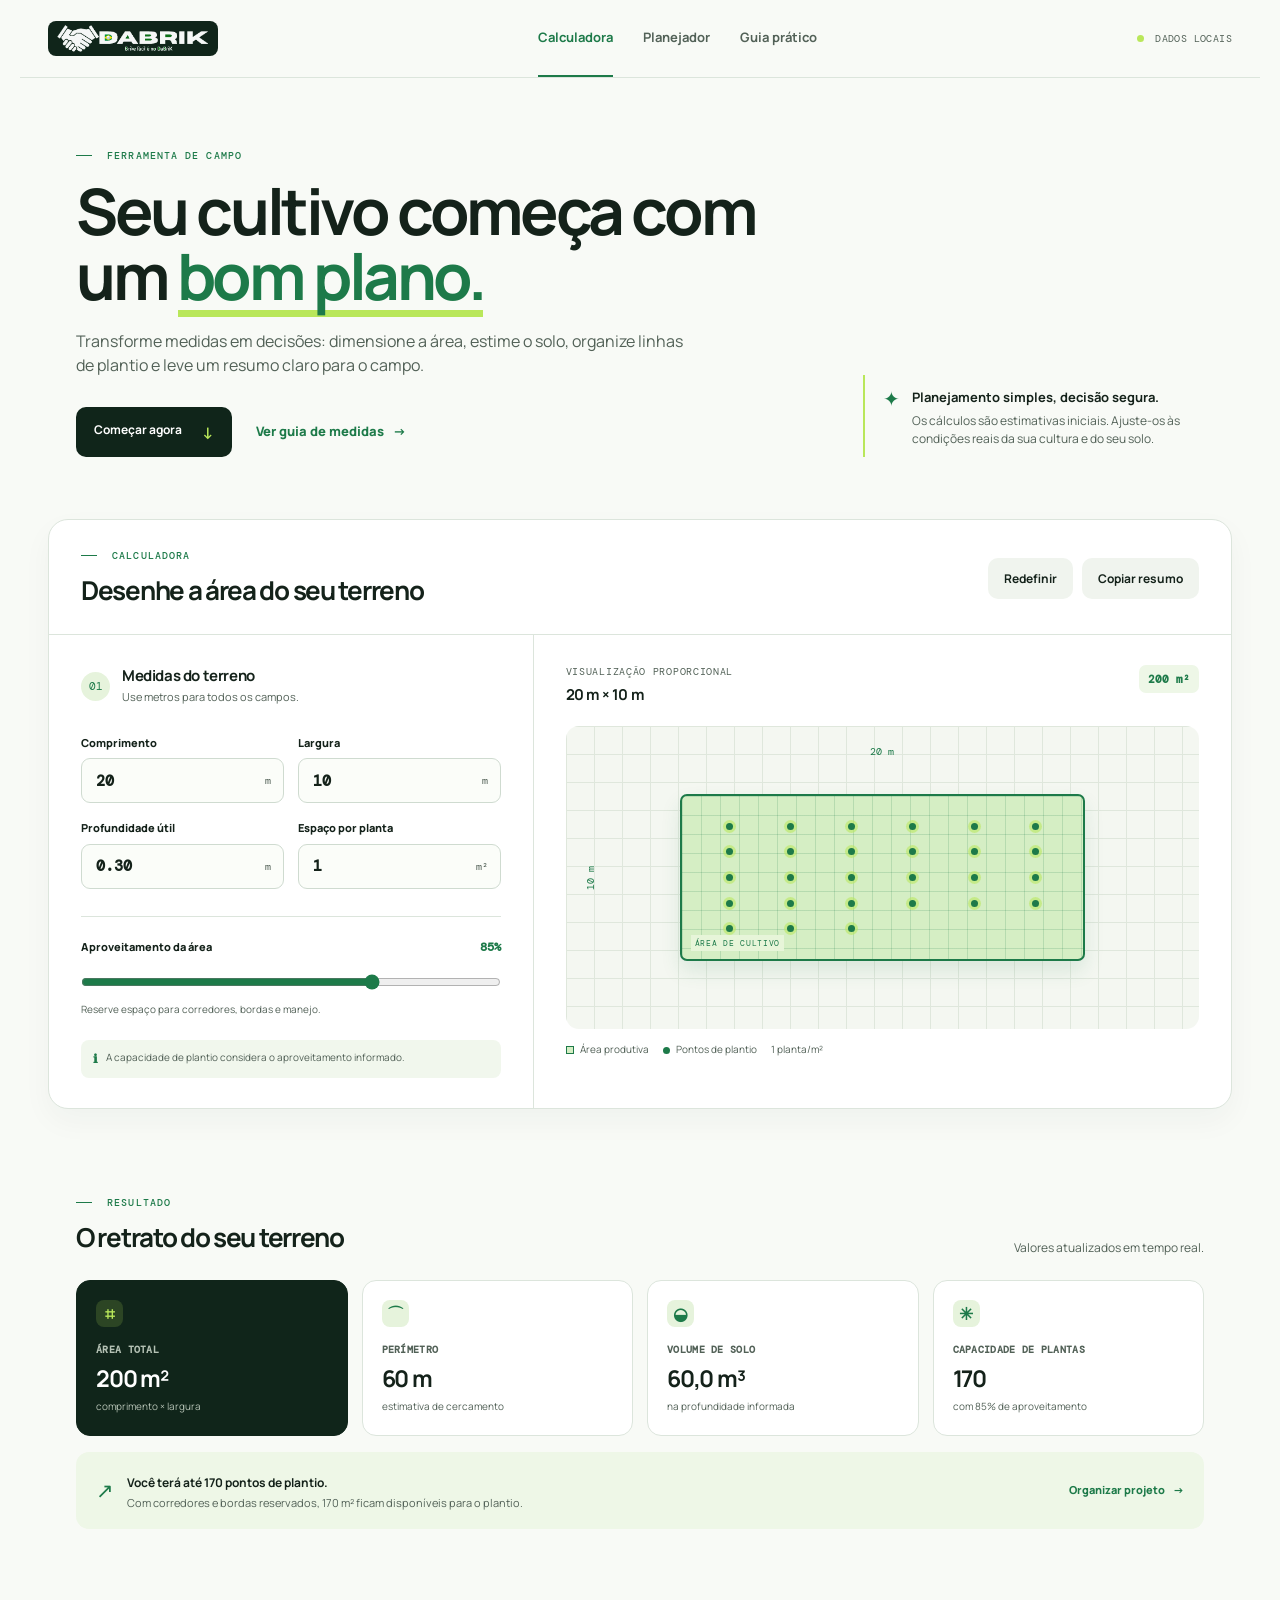
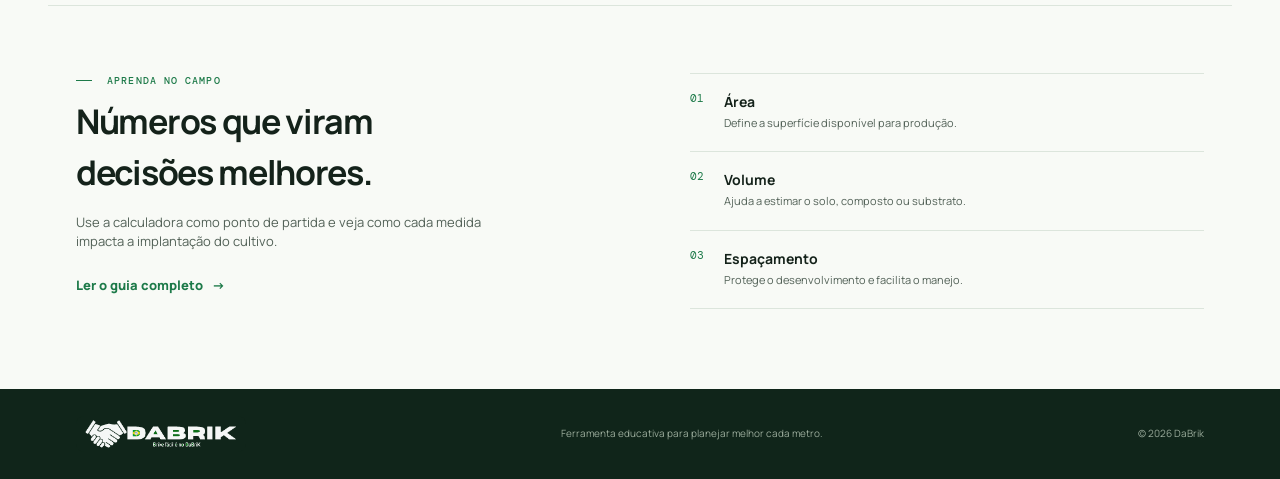
<file: index.html>
<!doctype html>
<html lang="pt-BR">
<head>
  <meta charset="UTF-8">
  <meta name="viewport" content="width=device-width, initial-scale=1.0">
  <meta name="description" content="DaBrik: ferramenta para planejar áreas de cultivo, solo, irrigação e espaçamento.">
  <title>DaBrik | Planejador de cultivo</title>
  <link rel="icon" type="image/png" href="favicon.png">
  <link rel="preconnect" href="https://fonts.googleapis.com">
  <link rel="preconnect" href="https://fonts.gstatic.com" crossorigin>
  <link href="https://fonts.googleapis.com/css2?family=DM+Mono:wght@400;500&family=Manrope:wght@400;500;600;700;800&display=swap" rel="stylesheet">
  <link rel="stylesheet" href="style.css">
</head>
<body>
  <a class="skip-link" href="#calculadora">Ir para a calculadora</a>
  <header class="site-header">
    <a class="brand" href="index.html" aria-label="DaBrik, página inicial"><img class="brand-logo" src="dabrik-logo.png" alt="DaBrik"></a>
    <nav class="desktop-nav" aria-label="Navegação principal"><a class="active" href="index.html">Calculadora</a><a href="planejador.html">Planejador</a><a href="guia.html">Guia prático</a></nav>
    <div class="header-actions"><span class="live-status"><b></b> Dados locais</span><button class="menu-button" type="button" aria-label="Abrir menu" aria-expanded="false">☰</button></div>
  </header>
  <nav class="mobile-nav" aria-label="Navegação móvel"><a class="active" href="index.html">Calculadora</a><a href="planejador.html">Planejador</a><a href="guia.html">Guia prático</a></nav>
  <main>
    <section class="hero page-width"><div class="eyebrow"><span></span> FERRAMENTA DE CAMPO</div><div class="hero-grid"><div><h1>Seu cultivo começa com um <em>bom plano.</em></h1><p>Transforme medidas em decisões: dimensione a área, estime o solo, organize linhas de plantio e leve um resumo claro para o campo.</p><div class="hero-actions"><a class="button primary" href="#calculadora">Começar agora <span>↓</span></a><a class="text-link" href="guia.html">Ver guia de medidas <span>→</span></a></div></div><aside class="hero-note"><span class="note-icon">✦</span><div><strong>Planejamento simples, decisão segura.</strong><p>Os cálculos são estimativas iniciais. Ajuste-os às condições reais da sua cultura e do seu solo.</p></div></aside></div></section>
    <section class="calculator page-width" id="calculadora" aria-labelledby="calculator-title"><div class="calculator-top"><div><div class="eyebrow"><span></span> CALCULADORA</div><h2 id="calculator-title">Desenhe a área do seu terreno</h2></div><div class="top-actions"><button class="button quiet" id="resetButton" type="button">Redefinir</button><button class="button quiet" id="copyButton" type="button">Copiar resumo</button></div></div><div class="calculator-layout">
      <form class="input-panel" id="terrainForm"><div class="panel-heading"><span class="step-number">01</span><div><h3>Medidas do terreno</h3><p>Use metros para todos os campos.</p></div></div><div class="field-grid"><label class="field"><span>Comprimento</span><div class="unit-input"><input id="comprimento" type="number" min="0.1" max="10000" step="0.1" value="20" inputmode="decimal"><b>m</b></div></label><label class="field"><span>Largura</span><div class="unit-input"><input id="largura" type="number" min="0.1" max="10000" step="0.1" value="10" inputmode="decimal"><b>m</b></div></label></div><div class="field-grid secondary-fields"><label class="field"><span>Profundidade útil</span><div class="unit-input"><input id="profundidade" type="number" min="0.01" max="10" step="0.01" value="0.30" inputmode="decimal"><b>m</b></div></label><label class="field"><span>Espaço por planta</span><div class="unit-input"><input id="espacamento" type="number" min="0.01" max="1000" step="0.01" value="1" inputmode="decimal"><b>m²</b></div></label></div><div class="range-field"><div><label for="eficiencia">Aproveitamento da área</label><output id="eficienciaValor">85%</output></div><input id="eficiencia" type="range" min="50" max="100" value="85"><p>Reserve espaço para corredores, bordas e manejo.</p></div><div class="field-note"><span>ℹ</span><p>A capacidade de plantio considera o aproveitamento informado.</p></div></form>
      <div class="visual-panel"><div class="visual-heading"><div><p>VISUALIZAÇÃO PROPORCIONAL</p><h3><span id="visualComprimento">20</span> m × <span id="visualLargura">10</span> m</h3></div><span class="area-pill" id="areaPill">200 m²</span></div><div class="plot" aria-label="Representação proporcional do terreno"><div class="axis axis-x"><span id="comprimentoVisual">20</span> m</div><div class="axis axis-y"><span id="larguraVisual">10</span> m</div><div class="plot-terrain" id="terrain"><div class="plot-grid"></div><div class="plant-dots" id="plants" aria-hidden="true"></div><span class="terrain-caption">ÁREA DE CULTIVO</span></div></div><div class="plot-footer"><span><i class="legend-square"></i> Área produtiva</span><span><i class="legend-dot"></i> Pontos de plantio</span><span id="plantDensity">1 planta/m²</span></div></div>
    </div></section>
    <section class="results page-width" aria-labelledby="results-title"><div class="section-heading"><div><div class="eyebrow"><span></span> RESULTADO</div><h2 id="results-title">O retrato do seu terreno</h2></div><p>Valores atualizados em tempo real.</p></div><div class="result-grid"><article class="metric-card featured"><span class="metric-icon">⌗</span><p>Área total</p><strong id="areaResultado">200 m²</strong><small>comprimento × largura</small></article><article class="metric-card"><span class="metric-icon">⌒</span><p>Perímetro</p><strong id="perimetroResultado">60 m</strong><small>estimativa de cercamento</small></article><article class="metric-card"><span class="metric-icon">◒</span><p>Volume de solo</p><strong id="volumeResultado">60 m³</strong><small>na profundidade informada</small></article><article class="metric-card"><span class="metric-icon">✳</span><p>Capacidade de plantas</p><strong id="plantasResultado">170</strong><small id="plantasNota">com 85% de aproveitamento</small></article></div><div class="insight"><div class="insight-symbol">↗</div><div><strong id="insightTitle">Você terá 170 pontos de plantio.</strong><p id="insightText">Com corredores e bordas reservados, 170 m² ficam disponíveis para o plantio.</p></div><a href="planejador.html">Organizar projeto <span>→</span></a></div></section>
    <section class="learning page-width"><div><div class="eyebrow"><span></span> APRENDA NO CAMPO</div><h2>Números que viram decisões melhores.</h2><p>Use a calculadora como ponto de partida e veja como cada medida impacta a implantação do cultivo.</p><a class="text-link" href="guia.html">Ler o guia completo <span>→</span></a></div><div class="lesson-list"><article><span>01</span><div><h3>Área</h3><p>Define a superfície disponível para produção.</p></div></article><article><span>02</span><div><h3>Volume</h3><p>Ajuda a estimar o solo, composto ou substrato.</p></div></article><article><span>03</span><div><h3>Espaçamento</h3><p>Protege o desenvolvimento e facilita o manejo.</p></div></article></div></section>
  </main>
  <footer><div class="footer-inner"><a class="brand" href="index.html" aria-label="DaBrik, página inicial"><img class="brand-logo" src="dabrik-logo.png" alt="DaBrik"></a><p>Ferramenta educativa para planejar melhor cada metro.</p><span>© <span id="year"></span> DaBrik</span></div></footer><div class="toast" id="toast" role="status" aria-live="polite">Resumo copiado.</div><script src="script.js"></script>
</body></html>
</file>
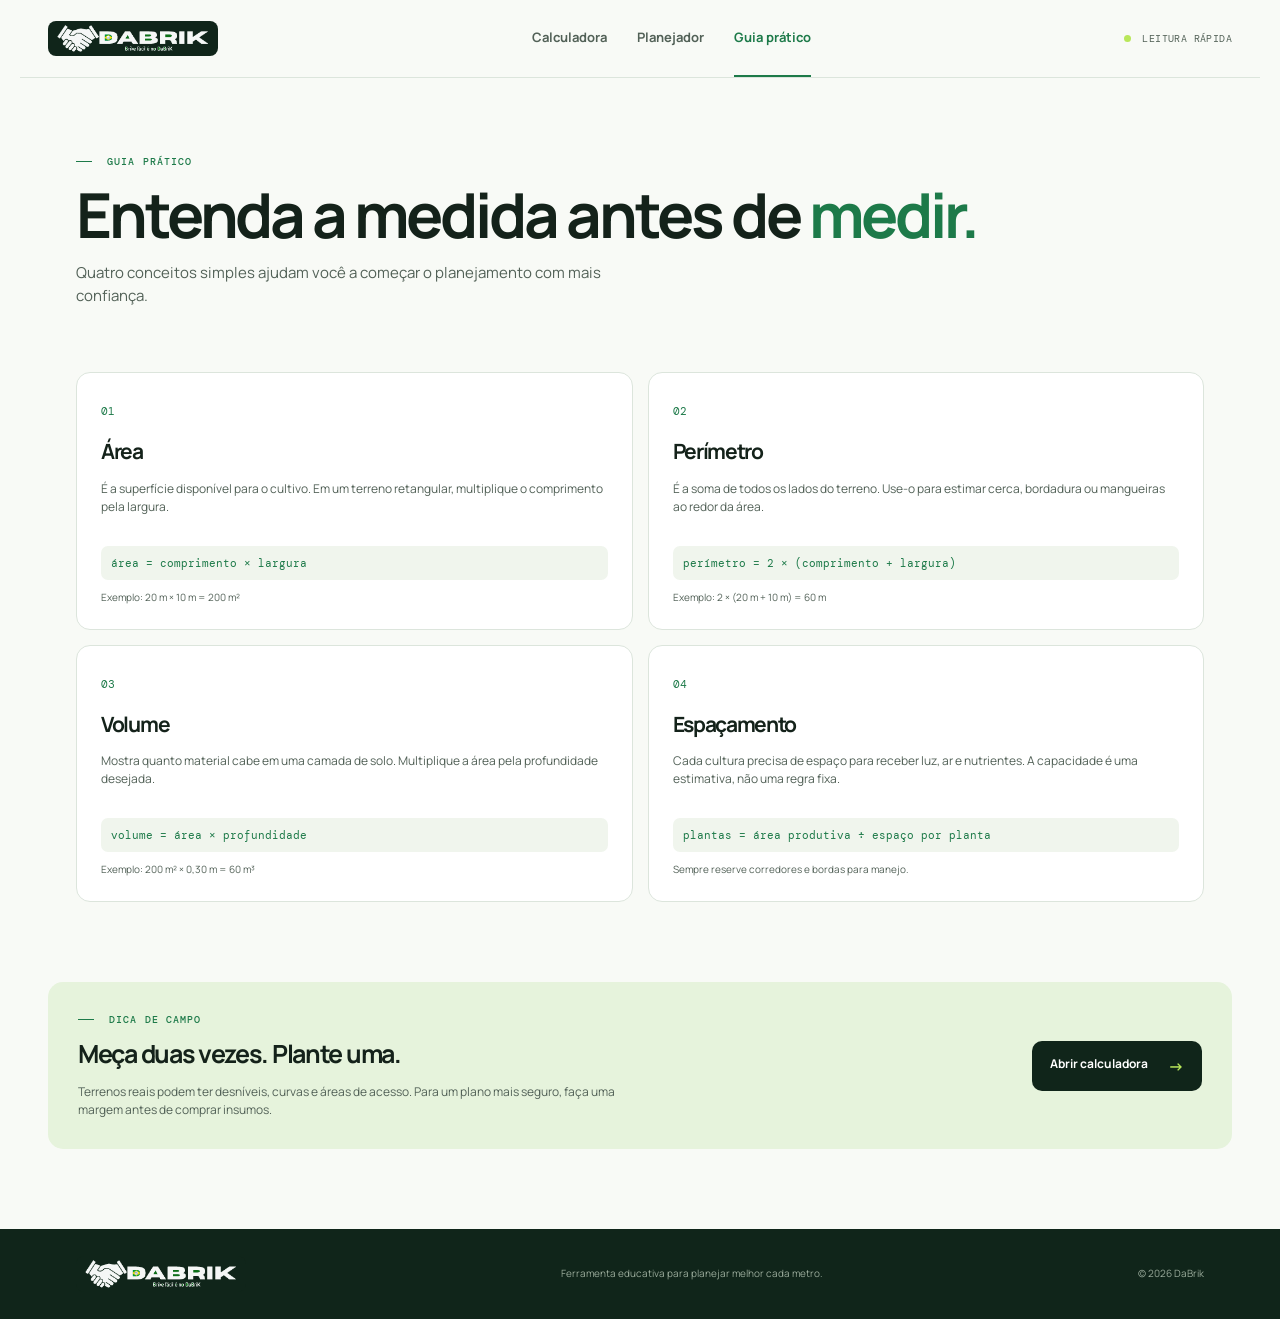
<file: guia.html>
<!doctype html>
<html lang="pt-BR"><head><meta charset="UTF-8"><meta name="viewport" content="width=device-width,initial-scale=1.0"><meta name="description" content="Guia prático DaBrik de medidas, área, volume e espaçamento para cultivo."><title>Guia prático | DaBrik</title><link rel="icon" type="image/png" href="favicon.png"><link rel="preconnect" href="https://fonts.googleapis.com"><link rel="preconnect" href="https://fonts.gstatic.com" crossorigin><link href="https://fonts.googleapis.com/css2?family=DM+Mono:wght@400;500&family=Manrope:wght@400;500;600;700;800&display=swap" rel="stylesheet"><link rel="stylesheet" href="style.css"></head>
<body><header class="site-header"><a class="brand" href="index.html" aria-label="DaBrik, página inicial"><img class="brand-logo" src="dabrik-logo.png" alt="DaBrik"></a><nav class="desktop-nav"><a href="index.html">Calculadora</a><a href="planejador.html">Planejador</a><a class="active" href="guia.html">Guia prático</a></nav><div class="header-actions"><span class="live-status"><b></b> Leitura rápida</span><button class="menu-button" type="button" aria-label="Abrir menu" aria-expanded="false">☰</button></div></header><nav class="mobile-nav" aria-label="Navegação móvel"><a href="index.html">Calculadora</a><a href="planejador.html">Planejador</a><a class="active" href="guia.html">Guia prático</a></nav>
<main><section class="subhero page-width"><div class="eyebrow"><span></span> GUIA PRÁTICO</div><h1>Entenda a medida antes de <em>medir.</em></h1><p>Quatro conceitos simples ajudam você a começar o planejamento com mais confiança.</p></section><section class="guide-grid page-width"><article><span class="guide-number">01</span><h2>Área</h2><p>É a superfície disponível para o cultivo. Em um terreno retangular, multiplique o comprimento pela largura.</p><code>área = comprimento × largura</code><small>Exemplo: 20 m × 10 m = 200 m²</small></article><article><span class="guide-number">02</span><h2>Perímetro</h2><p>É a soma de todos os lados do terreno. Use-o para estimar cerca, bordadura ou mangueiras ao redor da área.</p><code>perímetro = 2 × (comprimento + largura)</code><small>Exemplo: 2 × (20 m + 10 m) = 60 m</small></article><article><span class="guide-number">03</span><h2>Volume</h2><p>Mostra quanto material cabe em uma camada de solo. Multiplique a área pela profundidade desejada.</p><code>volume = área × profundidade</code><small>Exemplo: 200 m² × 0,30 m = 60 m³</small></article><article><span class="guide-number">04</span><h2>Espaçamento</h2><p>Cada cultura precisa de espaço para receber luz, ar e nutrientes. A capacidade é uma estimativa, não uma regra fixa.</p><code>plantas = área produtiva ÷ espaço por planta</code><small>Sempre reserve corredores e bordas para manejo.</small></article></section><section class="callout page-width"><div><div class="eyebrow"><span></span> DICA DE CAMPO</div><h2>Meça duas vezes. Plante uma.</h2><p>Terrenos reais podem ter desníveis, curvas e áreas de acesso. Para um plano mais seguro, faça uma margem antes de comprar insumos.</p></div><a class="button primary" href="index.html#calculadora">Abrir calculadora <span>→</span></a></section></main><footer><div class="footer-inner"><a class="brand" href="index.html" aria-label="DaBrik, página inicial"><img class="brand-logo" src="dabrik-logo.png" alt="DaBrik"></a><p>Ferramenta educativa para planejar melhor cada metro.</p><span>© 2026 DaBrik</span></div></footer></body></html>
</file>
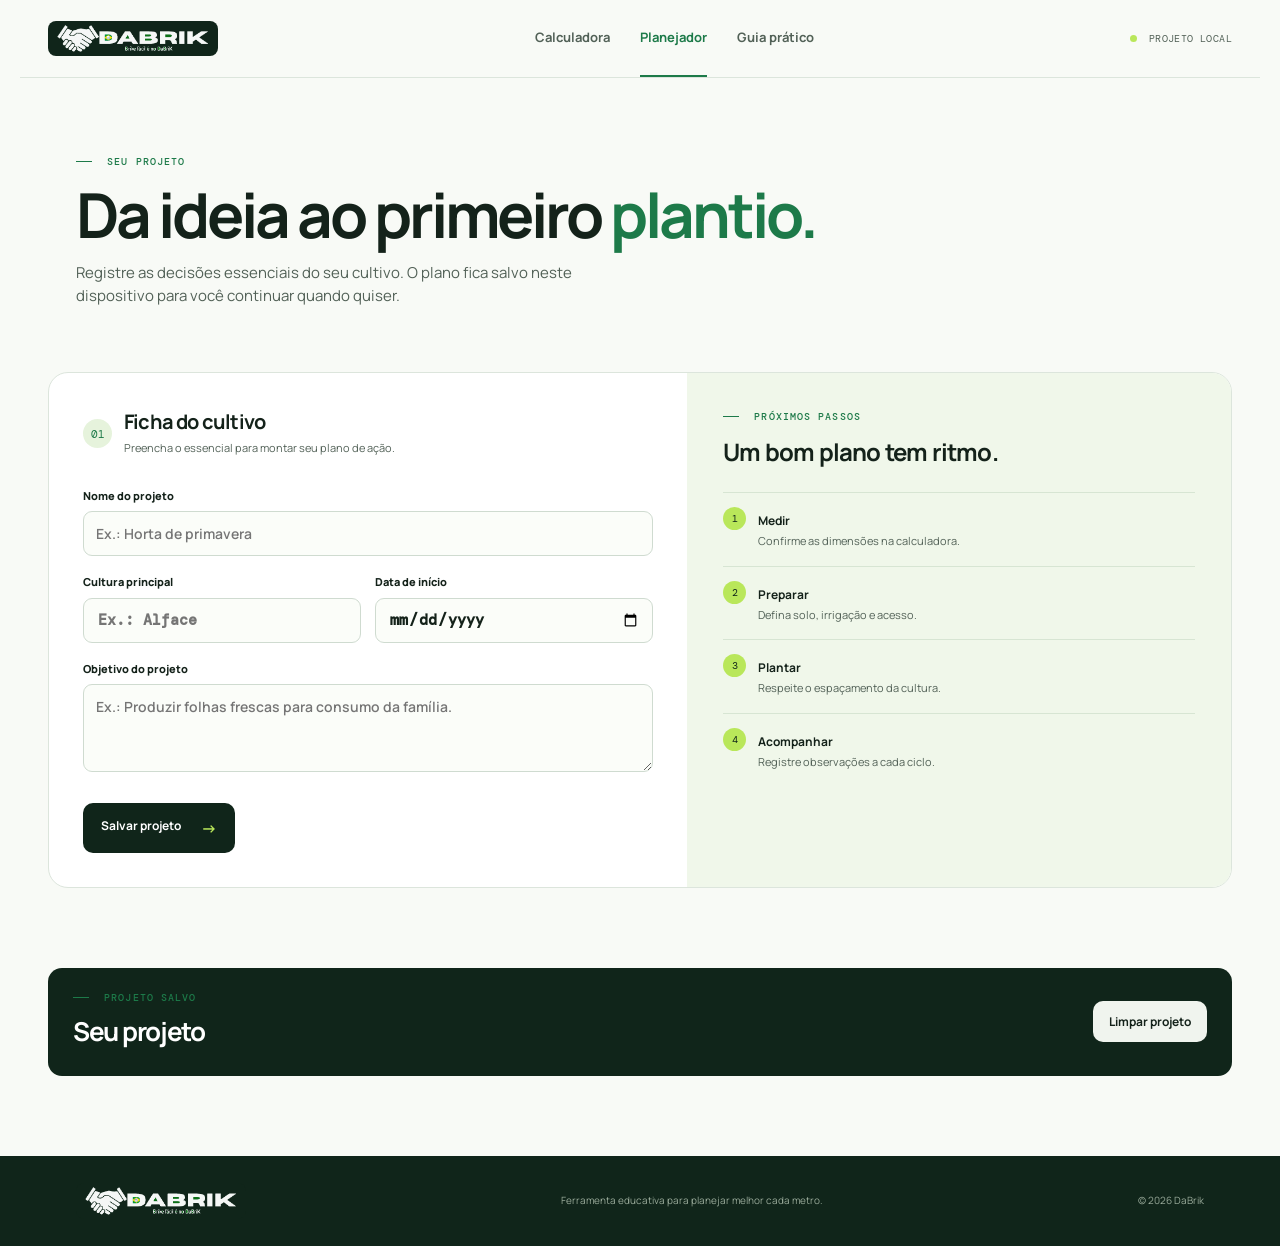
<file: planejador.html>
<!doctype html>
<html lang="pt-BR"><head><meta charset="UTF-8"><meta name="viewport" content="width=device-width,initial-scale=1.0"><meta name="description" content="Organize as etapas do seu projeto de cultivo com o DaBrik."><title>Planejador | DaBrik</title><link rel="icon" type="image/png" href="favicon.png"><link rel="preconnect" href="https://fonts.googleapis.com"><link rel="preconnect" href="https://fonts.gstatic.com" crossorigin><link href="https://fonts.googleapis.com/css2?family=DM+Mono:wght@400;500&family=Manrope:wght@400;500;600;700;800&display=swap" rel="stylesheet"><link rel="stylesheet" href="style.css"></head>
<body><header class="site-header"><a class="brand" href="index.html" aria-label="DaBrik, página inicial"><img class="brand-logo" src="dabrik-logo.png" alt="DaBrik"></a><nav class="desktop-nav"><a href="index.html">Calculadora</a><a class="active" href="planejador.html">Planejador</a><a href="guia.html">Guia prático</a></nav><div class="header-actions"><span class="live-status"><b></b> Projeto local</span><button class="menu-button" type="button" aria-label="Abrir menu" aria-expanded="false">☰</button></div></header><nav class="mobile-nav" aria-label="Navegação móvel"><a href="index.html">Calculadora</a><a class="active" href="planejador.html">Planejador</a><a href="guia.html">Guia prático</a></nav>
<main><section class="subhero page-width"><div class="eyebrow"><span></span> SEU PROJETO</div><h1>Da ideia ao primeiro <em>plantio.</em></h1><p>Registre as decisões essenciais do seu cultivo. O plano fica salvo neste dispositivo para você continuar quando quiser.</p></section><section class="planner page-width"><form class="project-form" id="projectForm"><div class="form-intro"><span class="step-number">01</span><div><h2>Ficha do cultivo</h2><p>Preencha o essencial para montar seu plano de ação.</p></div></div><label class="wide-field">Nome do projeto<input id="projectName" placeholder="Ex.: Horta de primavera" maxlength="60"></label><div class="field-grid"><label class="field"><span>Cultura principal</span><div class="unit-input"><input id="crop" placeholder="Ex.: Alface" maxlength="40"></div></label><label class="field"><span>Data de início</span><div class="unit-input"><input id="startDate" type="date"></div></label></div><label class="wide-field">Objetivo do projeto<textarea id="projectGoal" placeholder="Ex.: Produzir folhas frescas para consumo da família."></textarea></label><button class="button primary" type="submit">Salvar projeto <span>→</span></button></form><aside class="project-side"><div class="eyebrow"><span></span> PRÓXIMOS PASSOS</div><h2>Um bom plano tem ritmo.</h2><ol><li><b>1</b><div><strong>Medir</strong><p>Confirme as dimensões na calculadora.</p></div></li><li><b>2</b><div><strong>Preparar</strong><p>Defina solo, irrigação e acesso.</p></div></li><li><b>3</b><div><strong>Plantar</strong><p>Respeite o espaçamento da cultura.</p></div></li><li><b>4</b><div><strong>Acompanhar</strong><p>Registre observações a cada ciclo.</p></div></li></ol></aside></section><section class="project-summary page-width" id="projectSummary" hidden><div><div class="eyebrow"><span></span> PROJETO SALVO</div><h2 id="summaryName">Seu projeto</h2><p id="summaryInfo"></p></div><button class="button quiet" id="clearProject" type="button">Limpar projeto</button></section></main><footer><div class="footer-inner"><a class="brand" href="index.html" aria-label="DaBrik, página inicial"><img class="brand-logo" src="dabrik-logo.png" alt="DaBrik"></a><p>Ferramenta educativa para planejar melhor cada metro.</p><span>© 2026 DaBrik</span></div></footer><div class="toast" id="toast" role="status"></div><script src="planejador.js"></script></body></html>
</file>
<file: style.css>
:root{--ink:#14221a;--ink-soft:#526157;--line:#dce5dc;--paper:#f8faf6;--white:#fff;--green:#1d7a49;--lime:#b9e75a;--dark:#10251a;--radius:20px}*{box-sizing:border-box}html{scroll-behavior:smooth}body{margin:0;background:var(--paper);color:var(--ink);font-family:Manrope,Arial,sans-serif;line-height:1.5}.skip-link{position:absolute;left:-999px}.skip-link:focus{left:12px;top:12px;z-index:10;background:#fff;padding:10px}.site-header{height:78px;max-width:1240px;margin:auto;padding:0 28px;border-bottom:1px solid var(--line);display:flex;align-items:center;justify-content:space-between}.brand{display:flex;align-items:center;gap:10px;color:inherit;text-decoration:none}.brand-mark{width:36px;height:36px;background:var(--dark);border-radius:11px;position:relative;display:inline-flex;justify-content:center;align-items:end;gap:3px;padding-bottom:8px}.brand-mark i{display:block;width:4px;background:var(--lime);border-radius:5px}.brand-mark i:nth-child(1){height:8px}.brand-mark i:nth-child(2){height:14px}.brand-mark i:nth-child(3){height:10px}.brand strong{font-size:18px;line-height:1.1;display:block;letter-spacing:-.7px}.brand strong span{color:var(--green)}.brand small{display:block;color:var(--ink-soft);font-size:9px;font-weight:700;letter-spacing:.5px;text-transform:uppercase}.desktop-nav{display:flex;gap:30px;height:100%;align-items:center}.desktop-nav a{height:100%;display:grid;place-items:center;color:var(--ink-soft);font-size:13px;font-weight:700;text-decoration:none;border-bottom:2px solid transparent}.desktop-nav a:hover,.desktop-nav a.active{color:var(--green);border-color:var(--green)}.header-actions{display:flex;align-items:center;gap:20px}.live-status{color:var(--ink-soft);font-family:"DM Mono",monospace;font-size:10px;text-transform:uppercase;letter-spacing:.4px}.live-status b{width:7px;height:7px;background:var(--lime);border-radius:50%;display:inline-block;margin-right:5px}.menu-button,.mobile-nav{display:none}.page-width{max-width:1184px;margin-left:auto;margin-right:auto}.hero{padding:70px 28px 62px}.eyebrow{color:var(--green);font-family:"DM Mono",monospace;font-size:10px;font-weight:500;letter-spacing:1.1px}.eyebrow span{display:inline-block;width:16px;height:1px;background:currentColor;vertical-align:middle;margin:0 8px 2px 0}.hero-grid{display:grid;grid-template-columns:minmax(0,1.35fr) minmax(290px,.65fr);gap:80px;align-items:end}.hero h1{font-size:clamp(42px,5vw,68px);letter-spacing:-3.4px;line-height:1.02;max-width:740px;margin:15px 0 20px}.hero h1 em{font-style:normal;color:var(--green);position:relative}.hero h1 em:after{content:"";height:7px;position:absolute;background:var(--lime);left:1px;right:1px;bottom:2px;z-index:-1}.hero p{max-width:620px;color:var(--ink-soft);font-size:16px}.hero-actions{display:flex;align-items:center;gap:24px;margin-top:30px}.button{border:0;cursor:pointer;font:700 12px Manrope,sans-serif;border-radius:10px;padding:12px 16px;transition:.2s}.button.primary{display:inline-flex;gap:20px;color:#fff;background:var(--dark);text-decoration:none;padding:14px 18px}.button.primary span{color:var(--lime);font-size:16px}.button:hover{transform:translateY(-2px)}.text-link{font-size:13px;font-weight:800;color:var(--green);text-decoration:none}.text-link span,.insight a span{margin-left:6px}.hero-note{border-left:2px solid var(--lime);padding:9px 0 9px 18px;display:flex;gap:12px}.note-icon{color:var(--green);font-size:20px}.hero-note strong{font-size:13px}.hero-note p{font-size:12px;margin:4px 0 0}.calculator{background:var(--white);border:1px solid var(--line);border-radius:var(--radius);overflow:hidden;box-shadow:0 12px 30px rgba(31,62,40,.04)}.calculator-top{padding:28px 32px 24px;display:flex;justify-content:space-between;align-items:center;border-bottom:1px solid var(--line)}h2{margin:8px 0 0;font-size:26px;letter-spacing:-1.3px}.top-actions{display:flex;gap:9px}.button.quiet{background:#f0f4ee;color:var(--ink)}.calculator-layout{display:grid;grid-template-columns:.82fr 1.18fr}.input-panel{padding:30px 32px;border-right:1px solid var(--line)}.panel-heading{display:flex;gap:12px;align-items:center;margin-bottom:27px}.step-number{width:29px;height:29px;border-radius:50%;background:#e6f3dc;color:var(--green);display:grid;place-items:center;font:11px "DM Mono"}.panel-heading h3,.visual-heading h3{font-size:15px;margin:0;letter-spacing:-.4px}.panel-heading p{font-size:11px;margin:2px 0;color:var(--ink-soft)}.field-grid{display:grid;grid-template-columns:1fr 1fr;gap:14px}.secondary-fields{margin-top:17px}.field>span,.range-field label{display:block;font-size:11px;font-weight:800;margin-bottom:7px}.unit-input{border:1px solid #cfdbd0;border-radius:9px;background:#fbfdf9;height:45px;display:flex;align-items:center;padding:0 12px;transition:.2s}.unit-input:focus-within{border-color:var(--green);box-shadow:0 0 0 3px rgba(29,122,73,.1)}.unit-input input{font:600 15px "DM Mono";color:var(--ink);border:0;outline:0;background:transparent;width:100%;min-width:0}.unit-input b{color:var(--ink-soft);font:10px "DM Mono"}.range-field{margin-top:27px;padding-top:22px;border-top:1px solid var(--line)}.range-field>div{display:flex;justify-content:space-between}.range-field output{color:var(--green);font:700 12px "DM Mono"}.range-field input{accent-color:var(--green);width:100%;margin:12px 0 1px}.range-field p,.field-note p{font-size:10px;color:var(--ink-soft);margin:6px 0}.field-note{background:#f1f7ed;display:flex;gap:8px;padding:10px 12px;border-radius:8px;margin-top:23px}.field-note span{font-weight:bold;color:var(--green);font-size:12px}.field-note p{margin:0}.visual-panel{padding:30px 32px}.visual-heading{display:flex;justify-content:space-between;align-items:start}.visual-heading p{font:10px "DM Mono";letter-spacing:.7px;color:var(--ink-soft);margin:0 0 6px}.area-pill{font:600 11px "DM Mono";color:var(--green);padding:7px 9px;background:#eef7e7;border-radius:7px}.plot{position:relative;height:303px;margin-top:20px;border-radius:13px;display:flex;align-items:center;justify-content:center;overflow:hidden;background-color:#f4f7f1;background-image:linear-gradient(#dfe7dc 1px,transparent 1px),linear-gradient(90deg,#dfe7dc 1px,transparent 1px);background-size:28px 28px}.plot-terrain{width:64%;height:57%;min-height:110px;min-width:150px;border:2px solid var(--green);background:#d5eec4;position:relative;border-radius:7px;transition:width .3s,height .3s;overflow:hidden;box-shadow:0 10px 20px rgba(29,122,73,.12)}.plot-grid{position:absolute;inset:0;background-image:linear-gradient(rgba(29,122,73,.17) 1px,transparent 1px),linear-gradient(90deg,rgba(29,122,73,.17) 1px,transparent 1px);background-size:19px 19px}.plant-dots{position:absolute;inset:17px;display:grid;grid-template-columns:repeat(6,1fr);place-items:center}.plant-dots i{width:7px;height:7px;border-radius:50%;background:var(--green);box-shadow:0 0 0 3px rgba(185,231,90,.55)}.terrain-caption{position:absolute;bottom:8px;left:9px;font:8px "DM Mono";letter-spacing:.7px;color:var(--green);background:#e7f5d9;padding:3px 4px}.axis{position:absolute;color:var(--green);font:10px "DM Mono"}.axis-x{top:19px}.axis-y{left:18px;writing-mode:vertical-rl;transform:rotate(180deg)}.plot-footer{display:flex;flex-wrap:wrap;gap:14px;margin-top:13px;font-size:10px;color:var(--ink-soft)}.plot-footer i{display:inline-block;vertical-align:-1px;margin-right:4px}.legend-square{width:8px;height:8px;background:#d5eec4;border:1px solid var(--green)}.legend-dot{width:7px;height:7px;border-radius:50%;background:var(--green)}.results{padding:86px 28px 76px}.section-heading{display:flex;align-items:end;justify-content:space-between;margin-bottom:23px}.section-heading p{color:var(--ink-soft);font-size:12px;margin:0}.result-grid{display:grid;grid-template-columns:repeat(4,1fr);gap:14px}.metric-card{background:#fff;border:1px solid var(--line);border-radius:14px;padding:19px;min-height:156px}.metric-card.featured{background:var(--dark);border-color:var(--dark);color:white}.metric-icon{display:grid;place-items:center;width:27px;height:27px;border-radius:8px;background:#e6f3dc;color:var(--green);font-weight:bold;font-size:17px}.featured .metric-icon{background:rgba(185,231,90,.17);color:var(--lime)}.metric-card p{font:700 10px "DM Mono";text-transform:uppercase;letter-spacing:.3px;color:var(--ink-soft);margin:16px 0 5px}.featured p{color:#b4c1b4}.metric-card strong{display:block;font-size:23px;letter-spacing:-1.2px}.metric-card small{display:block;color:var(--ink-soft);font-size:10px;margin-top:3px}.featured small{color:#b4c1b4}.insight{margin-top:16px;padding:17px 20px;background:#eef7e7;border-radius:13px;display:flex;gap:13px;align-items:center}.insight-symbol{color:var(--green);font-size:21px}.insight strong{font-size:12px}.insight p{color:var(--ink-soft);font-size:11px;margin:2px 0 0}.insight a{margin-left:auto;white-space:nowrap;color:var(--green);font-size:11px;font-weight:800;text-decoration:none}.learning{border-top:1px solid var(--line);padding:67px 28px 80px;display:grid;grid-template-columns:1fr 1fr;gap:100px}.learning h2{font-size:34px;max-width:430px}.learning>div>p{font-size:13px;color:var(--ink-soft);max-width:440px;margin:15px 0 20px}.lesson-list{border-top:1px solid var(--line)}.lesson-list article{padding:17px 0;border-bottom:1px solid var(--line);display:flex;gap:20px}.lesson-list article>span{font:11px "DM Mono";color:var(--green)}.lesson-list h3{font-size:14px;margin:0}.lesson-list p{font-size:11px;color:var(--ink-soft);margin:3px 0}footer{background:var(--dark);color:#dbe5da}.footer-inner{max-width:1184px;padding:27px 28px;margin:auto;display:flex;justify-content:space-between;align-items:center}.footer-inner .brand strong{color:#fff}.footer-inner p,.footer-inner>span{font-size:10px;color:#99aa9a}.toast{position:fixed;right:20px;bottom:20px;z-index:20;background:var(--dark);color:#fff;padding:12px 15px;border-radius:9px;font-size:12px;transform:translateY(90px);opacity:0;transition:.25s}.toast.show{opacity:1;transform:translateY(0)}
@media(max-width:800px){.site-header{padding:0 18px}.desktop-nav,.live-status{display:none}.menu-button{display:block;border:0;background:none;font-size:22px}.mobile-nav{position:absolute;z-index:5;right:16px;top:66px;background:#fff;border:1px solid var(--line);border-radius:10px;padding:8px;box-shadow:0 10px 25px rgba(0,0,0,.1)}.mobile-nav.open{display:grid}.mobile-nav a{padding:9px 18px;color:var(--ink);text-decoration:none;font-size:12px;font-weight:700}.mobile-nav .active{color:var(--green)}.hero{padding:50px 20px}.hero-grid,.calculator-layout,.learning{grid-template-columns:1fr;gap:30px}.hero h1{font-size:46px}.hero-note{max-width:480px}.calculator{margin:0 14px}.calculator-top,.input-panel,.visual-panel{padding:23px 20px}.input-panel{border-right:0;border-bottom:1px solid var(--line)}.results,.learning{padding:62px 20px}.result-grid{grid-template-columns:repeat(2,1fr)}.learning{gap:35px}.footer-inner{padding:25px 20px;gap:16px;flex-wrap:wrap}.footer-inner p{order:3;width:100%}}@media(max-width:480px){.hero h1{font-size:38px;letter-spacing:-2px}.hero-actions{align-items:flex-start;flex-direction:column;gap:17px}.calculator-top{align-items:flex-start;gap:15px;flex-direction:column}.top-actions{width:100%}.top-actions .button{flex:1}.field-grid{grid-template-columns:1fr}.secondary-fields{margin-top:14px}.plot{height:260px}.result-grid{grid-template-columns:1fr}.section-heading{align-items:flex-start;gap:12px;flex-direction:column}.insight{align-items:flex-start;flex-wrap:wrap}.insight a{margin-left:34px}.visual-heading h3{font-size:13px}}
.subhero{padding:76px 28px 50px}.subhero h1{font-size:clamp(40px,5vw,62px);letter-spacing:-3px;line-height:1.04;margin:14px 0}.subhero h1 em{font-style:normal;color:var(--green)}.subhero p{max-width:560px;color:var(--ink-soft);font-size:15px}.planner{display:grid;grid-template-columns:1.08fr .92fr;margin-bottom:80px;border:1px solid var(--line);border-radius:var(--radius);background:#fff;overflow:hidden}.project-form{padding:34px}.form-intro{display:flex;gap:12px;align-items:center;margin-bottom:28px}.form-intro h2,.project-side h2{font-size:20px;margin:0;letter-spacing:-.8px}.form-intro p{font-size:11px;color:var(--ink-soft);margin:3px 0}.wide-field{display:block;font-size:11px;font-weight:800;margin:18px 0}.wide-field input,.wide-field textarea{margin-top:7px;width:100%;font:600 14px Manrope;border:1px solid #cfdbd0;border-radius:9px;padding:12px;background:#fbfdf9;outline:0}.wide-field textarea{height:88px;resize:vertical}.wide-field input:focus,.wide-field textarea:focus{border-color:var(--green);box-shadow:0 0 0 3px rgba(29,122,73,.1)}.project-form .primary{margin-top:8px}.project-side{background:#f0f7ea;padding:36px}.project-side h2{margin:10px 0 22px;font-size:24px}.project-side ol{list-style:none;margin:0;padding:0}.project-side li{display:flex;gap:12px;padding:14px 0;border-top:1px solid #d7e5d3}.project-side li b{width:23px;height:23px;flex:0 0 23px;display:grid;place-items:center;border-radius:50%;background:var(--lime);font:10px "DM Mono";color:var(--dark)}.project-side strong{font-size:12px}.project-side p{font-size:11px;color:var(--ink-soft);margin:2px 0}.project-summary{margin-bottom:80px;background:var(--dark);color:#fff;border-radius:14px;padding:22px 25px;display:flex;justify-content:space-between;align-items:center}.project-summary h2{margin:7px 0 3px}.project-summary p{font-size:11px;color:#c2d0c2;margin:0;max-width:650px}.guide-grid{display:grid;grid-template-columns:1fr 1fr;gap:15px;padding:0 28px 80px}.guide-grid article{background:#fff;border:1px solid var(--line);border-radius:14px;padding:24px}.guide-number{font:11px "DM Mono";color:var(--green)}.guide-grid h2{font-size:21px;margin:15px 0 9px}.guide-grid p{font-size:12px;color:var(--ink-soft);min-height:54px}.guide-grid code{display:block;background:#f0f5ed;padding:10px;border-radius:7px;font:11px "DM Mono";color:var(--green)}.guide-grid small{display:block;color:var(--ink-soft);font-size:10px;margin-top:10px}.callout{margin-bottom:80px;background:#e6f3dc;border-radius:15px;padding:30px;display:flex;justify-content:space-between;align-items:center;gap:30px}.callout h2{font-size:25px}.callout p{font-size:12px;color:var(--ink-soft);max-width:580px;margin:10px 0 0}@media(max-width:800px){.subhero{padding:54px 20px 38px}.planner{margin:0 14px 60px;grid-template-columns:1fr}.project-form,.project-side{padding:26px 20px}.project-summary,.guide-grid,.callout{margin-left:20px;margin-right:20px}.guide-grid{padding:0 0 60px}.callout{margin-bottom:60px}.project-summary{margin-bottom:60px}}@media(max-width:480px){.guide-grid{grid-template-columns:1fr}.callout,.project-summary{align-items:flex-start;flex-direction:column}.subhero h1{letter-spacing:-2px}.guide-grid p{min-height:0}}

.brand-logo{display:block;width:170px;max-width:42vw;height:auto;padding:3px 7px;border-radius:8px;background:var(--dark)}@media(max-width:700px){.brand-logo{width:140px}}
</file>
